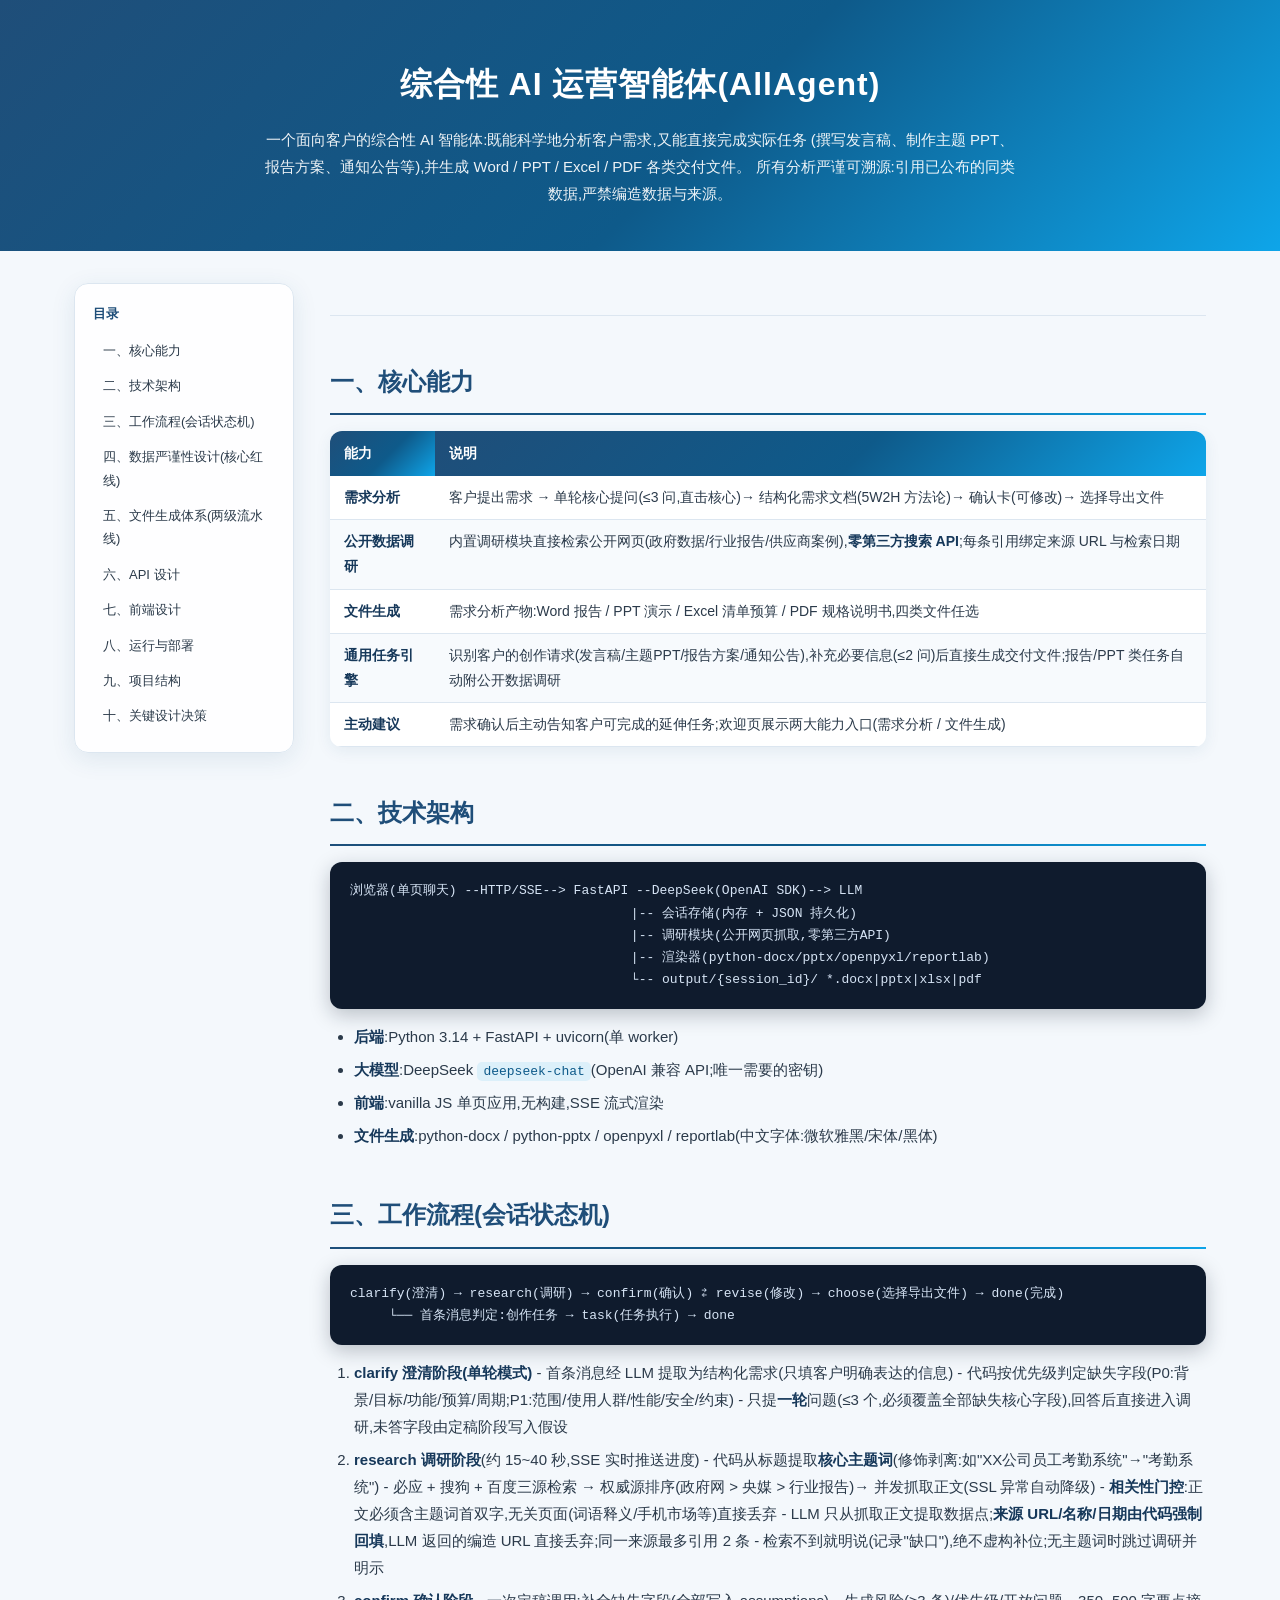
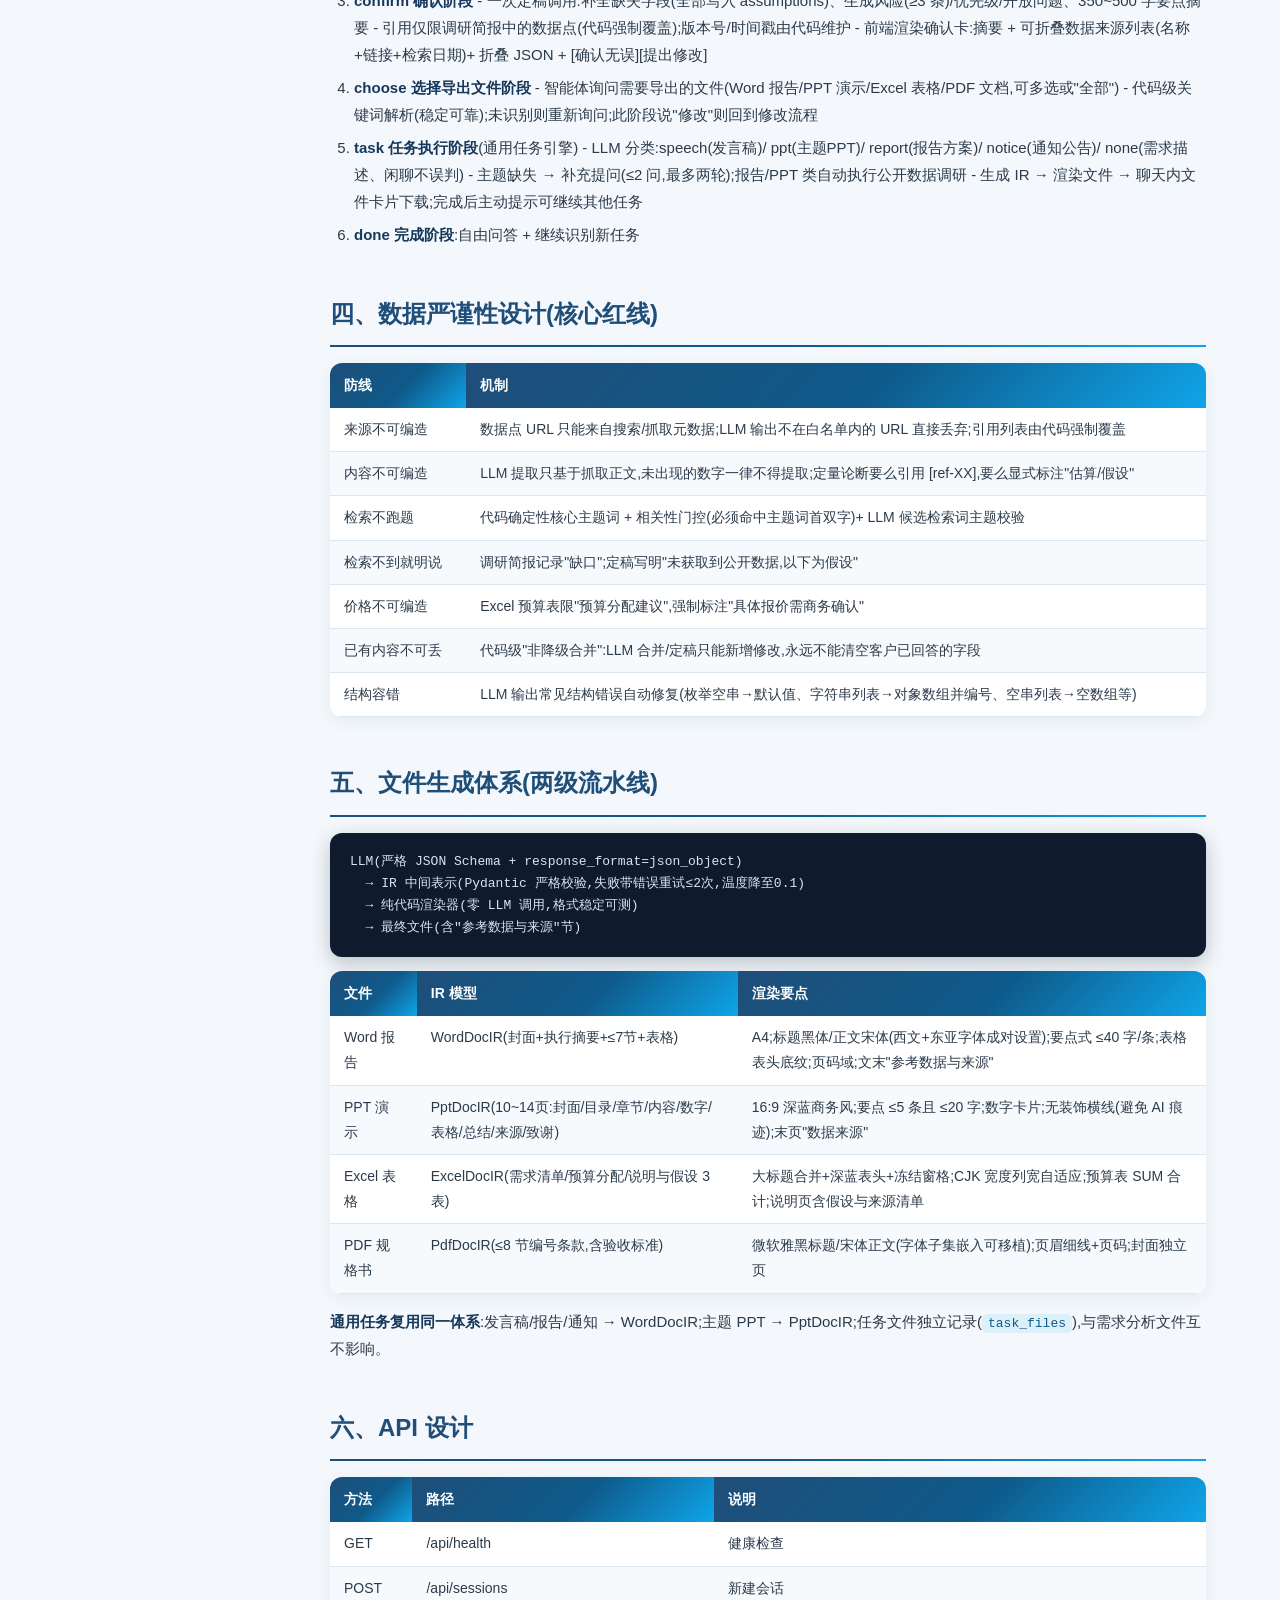
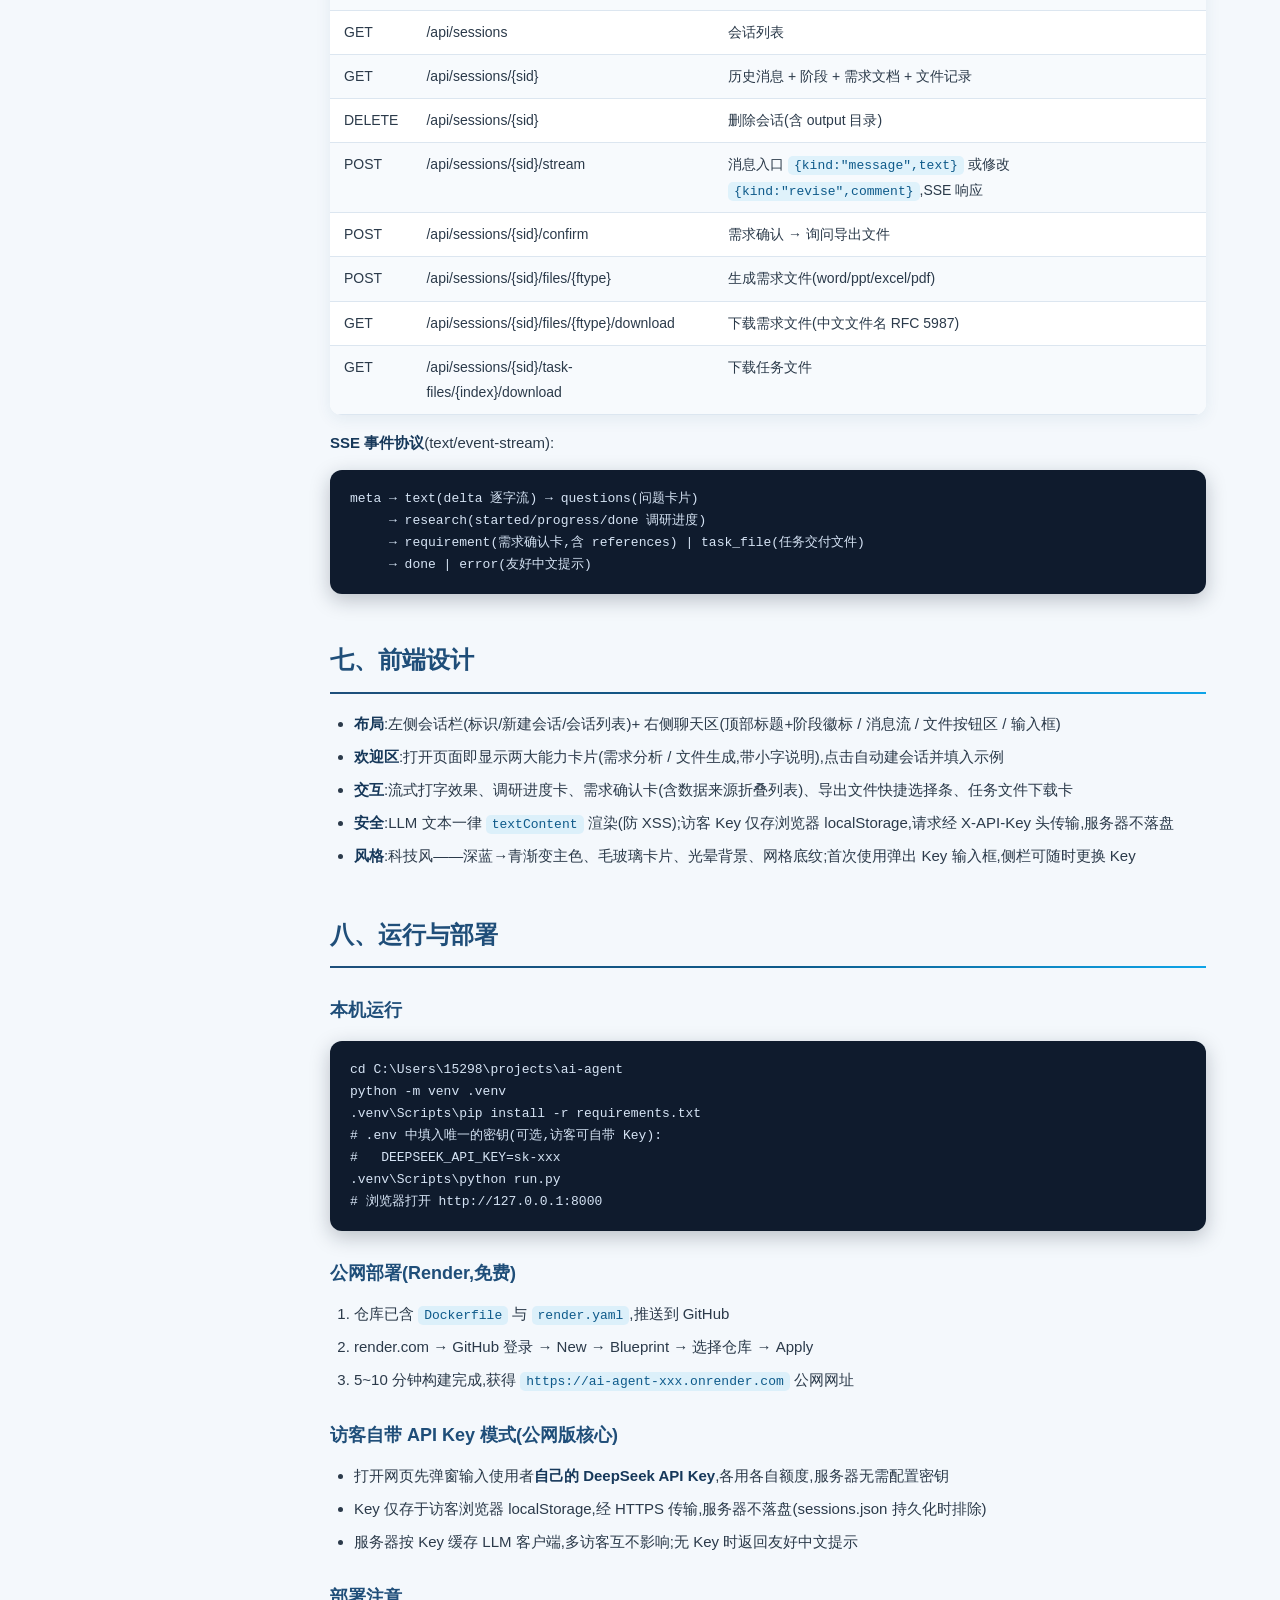
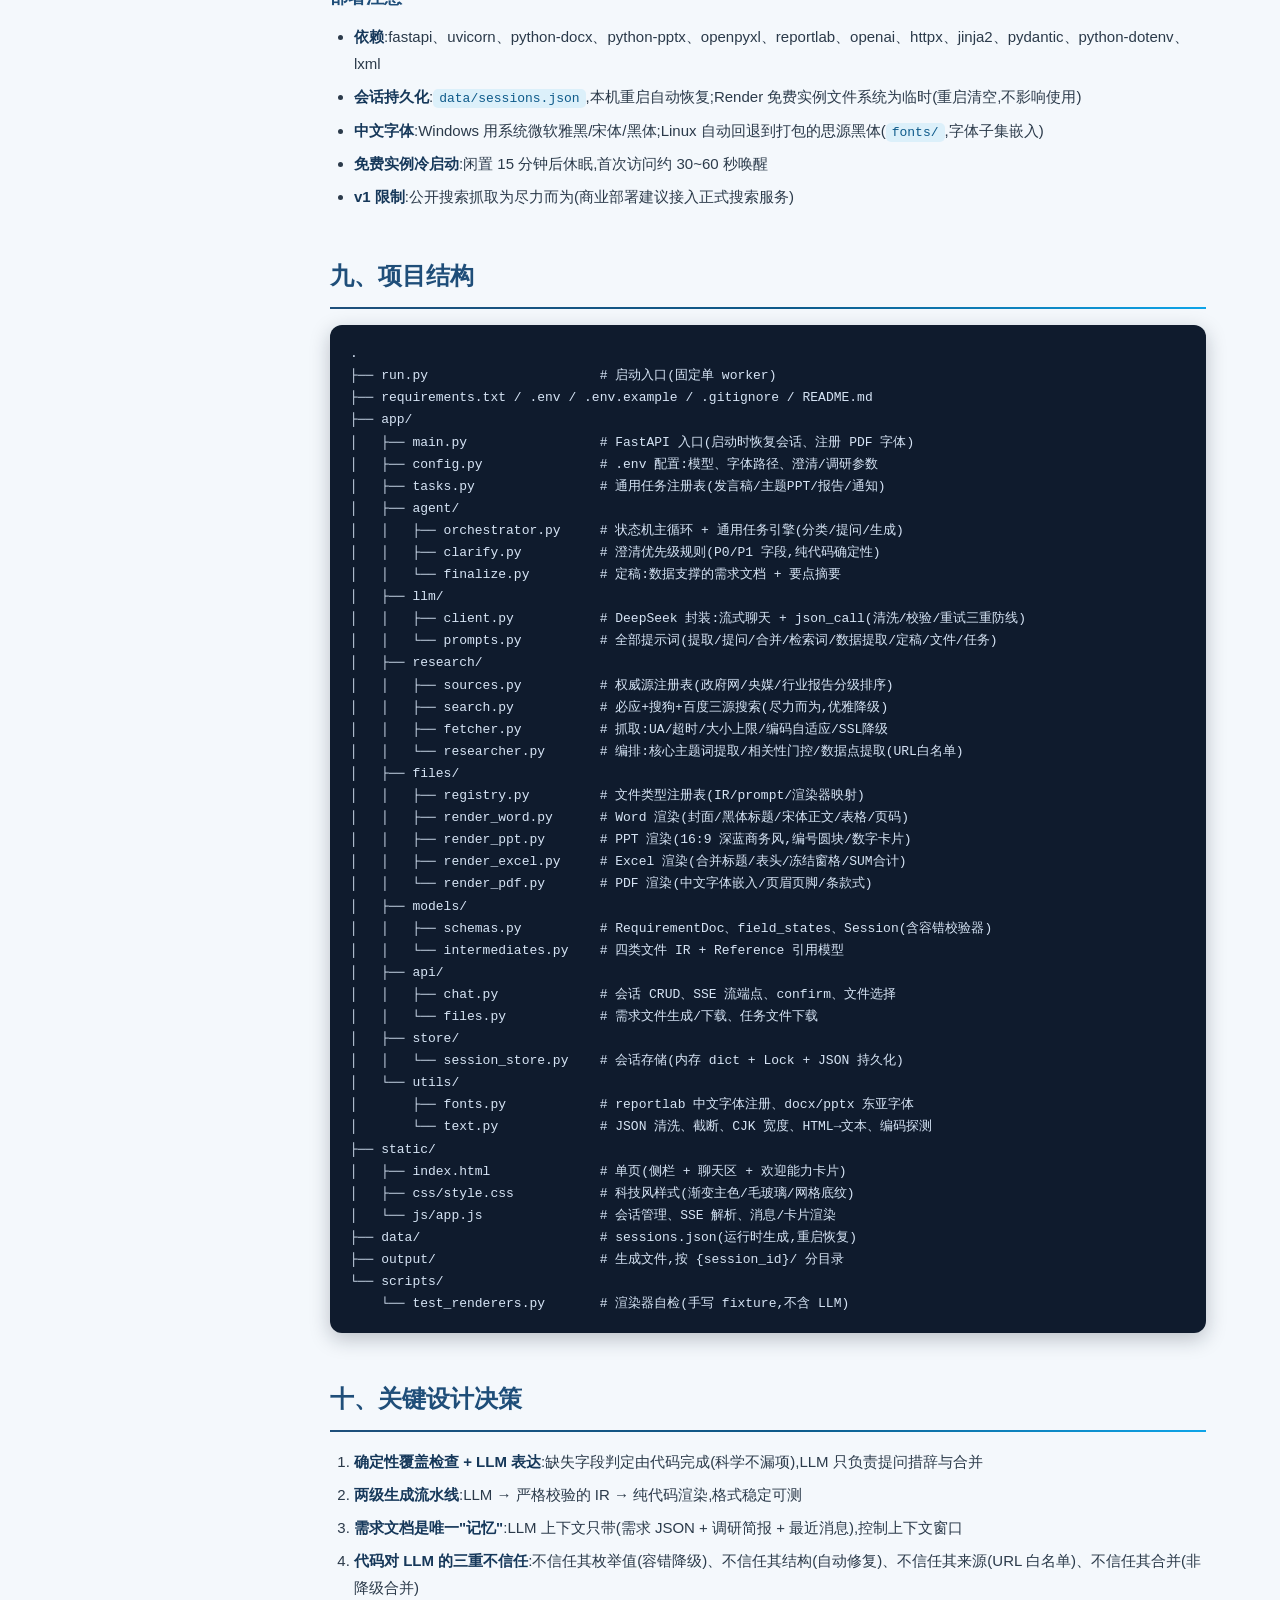
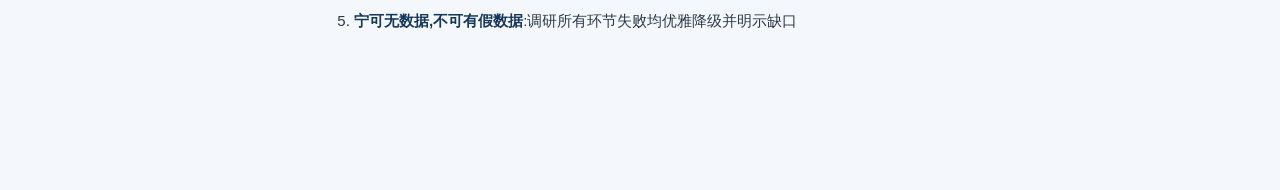
<file: index.html>
<!DOCTYPE html>
<html lang="zh-CN">
<head>
<meta charset="utf-8">
<meta name="viewport" content="width=device-width, initial-scale=1">
<title>综合性 AI 运营智能体(AllAgent)</title>
<style>
:root { --primary:#1F4E79; --accent:#0EA5E9; --grad:linear-gradient(135deg,#1F4E79 0%,#0E5A8A 55%,#0EA5E9 100%);
  --bg:#F4F8FC; --text:#2B3A4A; --muted:#7A8BA0; --border:#DCE6F0; }
* { box-sizing:border-box; margin:0; padding:0; }
body { font-family:"Microsoft YaHei","微软雅黑","PingFang SC",sans-serif; background:
  radial-gradient(1100px 480px at 88% -8%, rgba(14,165,233,.12), transparent 60%),
  radial-gradient(900px 420px at -8% 108%, rgba(31,78,121,.12), transparent 60%), var(--bg);
  color:var(--text); line-height:1.8; }
.hero { background:var(--grad); color:#fff; padding:56px 24px 44px; text-align:center; }
.hero h1 { font-size:32px; letter-spacing:1px; margin-bottom:12px; }
.hero p { opacity:.92; font-size:15px; max-width:760px; margin:0 auto; }
.layout { display:flex; max-width:1180px; margin:0 auto; padding:32px 24px 80px; gap:36px; }
.toc { flex:0 0 220px; position:sticky; top:24px; align-self:flex-start; background:rgba(255,255,255,.85);
  backdrop-filter:blur(8px); border:1px solid var(--border); border-radius:14px; padding:18px;
  box-shadow:0 6px 24px rgba(31,78,121,.10); font-size:13px; max-height:calc(100vh - 48px); overflow:auto; }
.toc a { display:block; color:var(--text); text-decoration:none; padding:6px 10px; border-radius:8px; }
.toc a:hover { background:rgba(14,165,233,.10); color:var(--primary); }
.content { flex:1; min-width:0; }
.content h2 { font-size:24px; margin:44px 0 16px; padding-bottom:10px; border-bottom:2px solid transparent;
  border-image:var(--grad) 1; color:var(--primary); scroll-margin-top:24px; }
.content h3 { font-size:18px; margin:26px 0 10px; color:var(--primary); }
.content p { margin:10px 0; font-size:15px; }
.content strong { color:#16385A; }
.content code { background:rgba(14,165,233,.10); color:#0E5A8A; padding:2px 6px; border-radius:5px;
  font-family:Consolas,"Courier New",monospace; font-size:13px; }
.content pre { background:#0F1B2D; color:#D6E4F5; border-radius:12px; padding:18px 20px; overflow-x:auto;
  margin:14px 0; font-size:13px; line-height:1.7; box-shadow:0 6px 20px rgba(15,27,45,.25); }
.content pre code { background:none; color:inherit; padding:0; font-size:13px; }
.table-wrap { overflow-x:auto; margin:14px 0; border-radius:12px; box-shadow:0 4px 16px rgba(31,78,121,.08); }
table { border-collapse:collapse; width:100%; background:#fff; font-size:14px; }
th { background:var(--grad); color:#fff; padding:10px 14px; text-align:left; white-space:nowrap; }
td { padding:9px 14px; border-bottom:1px solid var(--border); vertical-align:top; }
tr:nth-child(even) td { background:#F7FAFD; }
ul, ol { margin:10px 0 10px 24px; font-size:15px; }
li { margin:6px 0; }
blockquote { border-left:4px solid var(--accent); background:rgba(14,165,233,.06); margin:14px 0;
  padding:12px 18px; border-radius:0 10px 10px 0; color:#3D5568; }
hr { border:none; height:1px; background:var(--border); margin:32px 0; }
a { color:var(--accent); }
@media (max-width:900px) { .layout { flex-direction:column; } .toc { position:static; flex:none; } }
</style>
</head>
<body>
<div class="hero">
  <h1>综合性 AI 运营智能体(AllAgent)</h1>
  <p>一个面向客户的综合性 AI 智能体:既能科学地分析客户需求,又能直接完成实际任务 (撰写发言稿、制作主题 PPT、报告方案、通知公告等),并生成 Word / PPT / Excel / PDF 各类交付文件。 所有分析严谨可溯源:引用已公布的同类数据,严禁编造数据与来源。</p>
</div>
<div class="layout">
  <nav class="toc"><div style="font-weight:bold;color:var(--primary);margin-bottom:8px;">目录</div><a href="#一-核心能力">一、核心能力</a><a href="#二-技术架构">二、技术架构</a><a href="#三-工作流程-会话状态机">三、工作流程(会话状态机)</a><a href="#四-数据严谨性设计-核心红线">四、数据严谨性设计(核心红线)</a><a href="#五-文件生成体系-两级流水线">五、文件生成体系(两级流水线)</a><a href="#六-API-设计">六、API 设计</a><a href="#七-前端设计">七、前端设计</a><a href="#八-运行与部署">八、运行与部署</a><a href="#九-项目结构">九、项目结构</a><a href="#十-关键设计决策">十、关键设计决策</a></nav>
  <main class="content">
<hr>
<h2 id="一-核心能力">一、核心能力</h2>
<div class='table-wrap'><table><thead><tr><th>能力</th><th>说明</th></tr></thead><tbody><tr><td><strong>需求分析</strong></td><td>客户提出需求 → 单轮核心提问(≤3 问,直击核心)→ 结构化需求文档(5W2H 方法论)→ 确认卡(可修改)→ 选择导出文件</td></tr><tr><td><strong>公开数据调研</strong></td><td>内置调研模块直接检索公开网页(政府数据/行业报告/供应商案例),<strong>零第三方搜索 API</strong>;每条引用绑定来源 URL 与检索日期</td></tr><tr><td><strong>文件生成</strong></td><td>需求分析产物:Word 报告 / PPT 演示 / Excel 清单预算 / PDF 规格说明书,四类文件任选</td></tr><tr><td><strong>通用任务引擎</strong></td><td>识别客户的创作请求(发言稿/主题PPT/报告方案/通知公告),补充必要信息(≤2 问)后直接生成交付文件;报告/PPT 类任务自动附公开数据调研</td></tr><tr><td><strong>主动建议</strong></td><td>需求确认后主动告知客户可完成的延伸任务;欢迎页展示两大能力入口(需求分析 / 文件生成)</td></tr></tbody></table></div>
<h2 id="二-技术架构">二、技术架构</h2>
<pre><code>浏览器(单页聊天) --HTTP/SSE--&gt; FastAPI --DeepSeek(OpenAI SDK)--&gt; LLM
                                    |-- 会话存储(内存 + JSON 持久化)
                                    |-- 调研模块(公开网页抓取,零第三方API)
                                    |-- 渲染器(python-docx/pptx/openpyxl/reportlab)
                                    └-- output/{session_id}/ *.docx|pptx|xlsx|pdf</code></pre>
<ul>
<li><strong>后端</strong>:Python 3.14 + FastAPI + uvicorn(单 worker)</li>
<li><strong>大模型</strong>:DeepSeek <code>deepseek-chat</code>(OpenAI 兼容 API;唯一需要的密钥)</li>
<li><strong>前端</strong>:vanilla JS 单页应用,无构建,SSE 流式渲染</li>
<li><strong>文件生成</strong>:python-docx / python-pptx / openpyxl / reportlab(中文字体:微软雅黑/宋体/黑体)</li>
</ul>
<h2 id="三-工作流程-会话状态机">三、工作流程(会话状态机)</h2>
<pre><code>clarify(澄清) → research(调研) → confirm(确认) ⇄ revise(修改) → choose(选择导出文件) → done(完成)
     └── 首条消息判定:创作任务 → task(任务执行) → done</code></pre>
<ol>
<li><strong>clarify 澄清阶段(单轮模式)</strong> - 首条消息经 LLM 提取为结构化需求(只填客户明确表达的信息) - 代码按优先级判定缺失字段(P0:背景/目标/功能/预算/周期;P1:范围/使用人群/性能/安全/约束) - 只提<strong>一轮</strong>问题(≤3 个,必须覆盖全部缺失核心字段),回答后直接进入调研,未答字段由定稿阶段写入假设</li>
<li><strong>research 调研阶段</strong>(约 15~40 秒,SSE 实时推送进度) - 代码从标题提取<strong>核心主题词</strong>(修饰剥离:如&quot;XX公司员工考勤系统&quot;→&quot;考勤系统&quot;) - 必应 + 搜狗 + 百度三源检索 → 权威源排序(政府网 &gt; 央媒 &gt; 行业报告)→ 并发抓取正文(SSL 异常自动降级) - <strong>相关性门控</strong>:正文必须含主题词首双字,无关页面(词语释义/手机市场等)直接丢弃 - LLM 只从抓取正文提取数据点;<strong>来源 URL/名称/日期由代码强制回填</strong>,LLM 返回的编造 URL 直接丢弃;同一来源最多引用 2 条 - 检索不到就明说(记录&quot;缺口&quot;),绝不虚构补位;无主题词时跳过调研并明示</li>
<li><strong>confirm 确认阶段</strong> - 一次定稿调用:补全缺失字段(全部写入 assumptions)、生成风险(≥3 条)/优先级/开放问题、350~500 字要点摘要 - 引用仅限调研简报中的数据点(代码强制覆盖);版本号/时间戳由代码维护 - 前端渲染确认卡:摘要 + 可折叠数据来源列表(名称+链接+检索日期)+ 折叠 JSON + [确认无误][提出修改]</li>
<li><strong>choose 选择导出文件阶段</strong> - 智能体询问需要导出的文件(Word 报告/PPT 演示/Excel 表格/PDF 文档,可多选或&quot;全部&quot;) - 代码级关键词解析(稳定可靠);未识别则重新询问;此阶段说&quot;修改&quot;则回到修改流程</li>
<li><strong>task 任务执行阶段</strong>(通用任务引擎) - LLM 分类:speech(发言稿)/ ppt(主题PPT)/ report(报告方案)/ notice(通知公告)/ none(需求描述、闲聊不误判) - 主题缺失 → 补充提问(≤2 问,最多两轮);报告/PPT 类自动执行公开数据调研 - 生成 IR → 渲染文件 → 聊天内文件卡片下载;完成后主动提示可继续其他任务</li>
<li><strong>done 完成阶段</strong>:自由问答 + 继续识别新任务</li>
</ol>
<h2 id="四-数据严谨性设计-核心红线">四、数据严谨性设计(核心红线)</h2>
<div class='table-wrap'><table><thead><tr><th>防线</th><th>机制</th></tr></thead><tbody><tr><td>来源不可编造</td><td>数据点 URL 只能来自搜索/抓取元数据;LLM 输出不在白名单内的 URL 直接丢弃;引用列表由代码强制覆盖</td></tr><tr><td>内容不可编造</td><td>LLM 提取只基于抓取正文,未出现的数字一律不得提取;定量论断要么引用 [ref-XX],要么显式标注&quot;估算/假设&quot;</td></tr><tr><td>检索不跑题</td><td>代码确定性核心主题词 + 相关性门控(必须命中主题词首双字)+ LLM 候选检索词主题校验</td></tr><tr><td>检索不到就明说</td><td>调研简报记录&quot;缺口&quot;;定稿写明&quot;未获取到公开数据,以下为假设&quot;</td></tr><tr><td>价格不可编造</td><td>Excel 预算表限&quot;预算分配建议&quot;,强制标注&quot;具体报价需商务确认&quot;</td></tr><tr><td>已有内容不可丢</td><td>代码级&quot;非降级合并&quot;:LLM 合并/定稿只能新增修改,永远不能清空客户已回答的字段</td></tr><tr><td>结构容错</td><td>LLM 输出常见结构错误自动修复(枚举空串→默认值、字符串列表→对象数组并编号、空串列表→空数组等)</td></tr></tbody></table></div>
<h2 id="五-文件生成体系-两级流水线">五、文件生成体系(两级流水线)</h2>
<pre><code>LLM(严格 JSON Schema + response_format=json_object)
  → IR 中间表示(Pydantic 严格校验,失败带错误重试≤2次,温度降至0.1)
  → 纯代码渲染器(零 LLM 调用,格式稳定可测)
  → 最终文件(含&quot;参考数据与来源&quot;节)</code></pre>
<div class='table-wrap'><table><thead><tr><th>文件</th><th>IR 模型</th><th>渲染要点</th></tr></thead><tbody><tr><td>Word 报告</td><td>WordDocIR(封面+执行摘要+≤7节+表格)</td><td>A4;标题黑体/正文宋体(西文+东亚字体成对设置);要点式 ≤40 字/条;表格表头底纹;页码域;文末&quot;参考数据与来源&quot;</td></tr><tr><td>PPT 演示</td><td>PptDocIR(10~14页:封面/目录/章节/内容/数字/表格/总结/来源/致谢)</td><td>16:9 深蓝商务风;要点 ≤5 条且 ≤20 字;数字卡片;无装饰横线(避免 AI 痕迹);末页&quot;数据来源&quot;</td></tr><tr><td>Excel 表格</td><td>ExcelDocIR(需求清单/预算分配/说明与假设 3 表)</td><td>大标题合并+深蓝表头+冻结窗格;CJK 宽度列宽自适应;预算表 SUM 合计;说明页含假设与来源清单</td></tr><tr><td>PDF 规格书</td><td>PdfDocIR(≤8 节编号条款,含验收标准)</td><td>微软雅黑标题/宋体正文(字体子集嵌入可移植);页眉细线+页码;封面独立页</td></tr></tbody></table></div>
<p><strong>通用任务复用同一体系</strong>:发言稿/报告/通知 → WordDocIR;主题 PPT → PptDocIR;任务文件独立记录(<code>task_files</code>),与需求分析文件互不影响。</p>
<h2 id="六-API-设计">六、API 设计</h2>
<div class='table-wrap'><table><thead><tr><th>方法</th><th>路径</th><th>说明</th></tr></thead><tbody><tr><td>GET</td><td>/api/health</td><td>健康检查</td></tr><tr><td>POST</td><td>/api/sessions</td><td>新建会话</td></tr><tr><td>GET</td><td>/api/sessions</td><td>会话列表</td></tr><tr><td>GET</td><td>/api/sessions/{sid}</td><td>历史消息 + 阶段 + 需求文档 + 文件记录</td></tr><tr><td>DELETE</td><td>/api/sessions/{sid}</td><td>删除会话(含 output 目录)</td></tr><tr><td>POST</td><td>/api/sessions/{sid}/stream</td><td>消息入口 <code>{kind:&quot;message&quot;,text}</code> 或修改 <code>{kind:&quot;revise&quot;,comment}</code>,SSE 响应</td></tr><tr><td>POST</td><td>/api/sessions/{sid}/confirm</td><td>需求确认 → 询问导出文件</td></tr><tr><td>POST</td><td>/api/sessions/{sid}/files/{ftype}</td><td>生成需求文件(word/ppt/excel/pdf)</td></tr><tr><td>GET</td><td>/api/sessions/{sid}/files/{ftype}/download</td><td>下载需求文件(中文文件名 RFC 5987)</td></tr><tr><td>GET</td><td>/api/sessions/{sid}/task-files/{index}/download</td><td>下载任务文件</td></tr></tbody></table></div>
<p><strong>SSE 事件协议</strong>(text/event-stream):</p>
<pre><code>meta → text(delta 逐字流) → questions(问题卡片)
     → research(started/progress/done 调研进度)
     → requirement(需求确认卡,含 references) | task_file(任务交付文件)
     → done | error(友好中文提示)</code></pre>
<h2 id="七-前端设计">七、前端设计</h2>
<ul>
<li><strong>布局</strong>:左侧会话栏(标识/新建会话/会话列表)+ 右侧聊天区(顶部标题+阶段徽标 / 消息流 / 文件按钮区 / 输入框)</li>
<li><strong>欢迎区</strong>:打开页面即显示两大能力卡片(需求分析 / 文件生成,带小字说明),点击自动建会话并填入示例</li>
<li><strong>交互</strong>:流式打字效果、调研进度卡、需求确认卡(含数据来源折叠列表)、导出文件快捷选择条、任务文件下载卡</li>
<li><strong>安全</strong>:LLM 文本一律 <code>textContent</code> 渲染(防 XSS);访客 Key 仅存浏览器 localStorage,请求经 X-API-Key 头传输,服务器不落盘</li>
<li><strong>风格</strong>:科技风——深蓝→青渐变主色、毛玻璃卡片、光晕背景、网格底纹;首次使用弹出 Key 输入框,侧栏可随时更换 Key</li>
</ul>
<h2 id="八-运行与部署">八、运行与部署</h2>
<h3>本机运行</h3>
<pre><code class="lang-bash">cd C:\Users\15298\projects\ai-agent
python -m venv .venv
.venv\Scripts\pip install -r requirements.txt
# .env 中填入唯一的密钥(可选,访客可自带 Key):
#   DEEPSEEK_API_KEY=sk-xxx
.venv\Scripts\python run.py
# 浏览器打开 http://127.0.0.1:8000</code></pre>
<h3>公网部署(Render,免费)</h3>
<ol>
<li>仓库已含 <code>Dockerfile</code> 与 <code>render.yaml</code>,推送到 GitHub</li>
<li>render.com → GitHub 登录 → New → Blueprint → 选择仓库 → Apply</li>
<li>5~10 分钟构建完成,获得 <code>https://ai-agent-xxx.onrender.com</code> 公网网址</li>
</ol>
<h3>访客自带 API Key 模式(公网版核心)</h3>
<ul>
<li>打开网页先弹窗输入使用者<strong>自己的 DeepSeek API Key</strong>,各用各自额度,服务器无需配置密钥</li>
<li>Key 仅存于访客浏览器 localStorage,经 HTTPS 传输,服务器不落盘(sessions.json 持久化时排除)</li>
<li>服务器按 Key 缓存 LLM 客户端,多访客互不影响;无 Key 时返回友好中文提示</li>
</ul>
<h3>部署注意</h3>
<ul>
<li><strong>依赖</strong>:fastapi、uvicorn、python-docx、python-pptx、openpyxl、reportlab、openai、httpx、jinja2、pydantic、python-dotenv、lxml</li>
<li><strong>会话持久化</strong>:<code>data/sessions.json</code>,本机重启自动恢复;Render 免费实例文件系统为临时(重启清空,不影响使用)</li>
<li><strong>中文字体</strong>:Windows 用系统微软雅黑/宋体/黑体;Linux 自动回退到打包的思源黑体(<code>fonts/</code>,字体子集嵌入)</li>
<li><strong>免费实例冷启动</strong>:闲置 15 分钟后休眠,首次访问约 30~60 秒唤醒</li>
<li><strong>v1 限制</strong>:公开搜索抓取为尽力而为(商业部署建议接入正式搜索服务)</li>
</ul>
<h2 id="九-项目结构">九、项目结构</h2>
<pre><code>.
├── run.py                      # 启动入口(固定单 worker)
├── requirements.txt / .env / .env.example / .gitignore / README.md
├── app/
│   ├── main.py                 # FastAPI 入口(启动时恢复会话、注册 PDF 字体)
│   ├── config.py               # .env 配置:模型、字体路径、澄清/调研参数
│   ├── tasks.py                # 通用任务注册表(发言稿/主题PPT/报告/通知)
│   ├── agent/
│   │   ├── orchestrator.py     # 状态机主循环 + 通用任务引擎(分类/提问/生成)
│   │   ├── clarify.py          # 澄清优先级规则(P0/P1 字段,纯代码确定性)
│   │   └── finalize.py         # 定稿:数据支撑的需求文档 + 要点摘要
│   ├── llm/
│   │   ├── client.py           # DeepSeek 封装:流式聊天 + json_call(清洗/校验/重试三重防线)
│   │   └── prompts.py          # 全部提示词(提取/提问/合并/检索词/数据提取/定稿/文件/任务)
│   ├── research/
│   │   ├── sources.py          # 权威源注册表(政府网/央媒/行业报告分级排序)
│   │   ├── search.py           # 必应+搜狗+百度三源搜索(尽力而为,优雅降级)
│   │   ├── fetcher.py          # 抓取:UA/超时/大小上限/编码自适应/SSL降级
│   │   └── researcher.py       # 编排:核心主题词提取/相关性门控/数据点提取(URL白名单)
│   ├── files/
│   │   ├── registry.py         # 文件类型注册表(IR/prompt/渲染器映射)
│   │   ├── render_word.py      # Word 渲染(封面/黑体标题/宋体正文/表格/页码)
│   │   ├── render_ppt.py       # PPT 渲染(16:9 深蓝商务风,编号圆块/数字卡片)
│   │   ├── render_excel.py     # Excel 渲染(合并标题/表头/冻结窗格/SUM合计)
│   │   └── render_pdf.py       # PDF 渲染(中文字体嵌入/页眉页脚/条款式)
│   ├── models/
│   │   ├── schemas.py          # RequirementDoc、field_states、Session(含容错校验器)
│   │   └── intermediates.py    # 四类文件 IR + Reference 引用模型
│   ├── api/
│   │   ├── chat.py             # 会话 CRUD、SSE 流端点、confirm、文件选择
│   │   └── files.py            # 需求文件生成/下载、任务文件下载
│   ├── store/
│   │   └── session_store.py    # 会话存储(内存 dict + Lock + JSON 持久化)
│   └── utils/
│       ├── fonts.py            # reportlab 中文字体注册、docx/pptx 东亚字体
│       └── text.py             # JSON 清洗、截断、CJK 宽度、HTML→文本、编码探测
├── static/
│   ├── index.html              # 单页(侧栏 + 聊天区 + 欢迎能力卡片)
│   ├── css/style.css           # 科技风样式(渐变主色/毛玻璃/网格底纹)
│   └── js/app.js               # 会话管理、SSE 解析、消息/卡片渲染
├── data/                       # sessions.json(运行时生成,重启恢复)
├── output/                     # 生成文件,按 {session_id}/ 分目录
└── scripts/
    └── test_renderers.py       # 渲染器自检(手写 fixture,不含 LLM)</code></pre>
<h2 id="十-关键设计决策">十、关键设计决策</h2>
<ol>
<li><strong>确定性覆盖检查 + LLM 表达</strong>:缺失字段判定由代码完成(科学不漏项),LLM 只负责提问措辞与合并</li>
<li><strong>两级生成流水线</strong>:LLM → 严格校验的 IR → 纯代码渲染,格式稳定可测</li>
<li><strong>需求文档是唯一&quot;记忆&quot;</strong>:LLM 上下文只带(需求 JSON + 调研简报 + 最近消息),控制上下文窗口</li>
<li><strong>代码对 LLM 的三重不信任</strong>:不信任其枚举值(容错降级)、不信任其结构(自动修复)、不信任其来源(URL 白名单)、不信任其合并(非降级合并)</li>
<li><strong>宁可无数据,不可有假数据</strong>:调研所有环节失败均优雅降级并明示缺口</li>
</ol></main>
</div>
</body>
</html>
</file>
